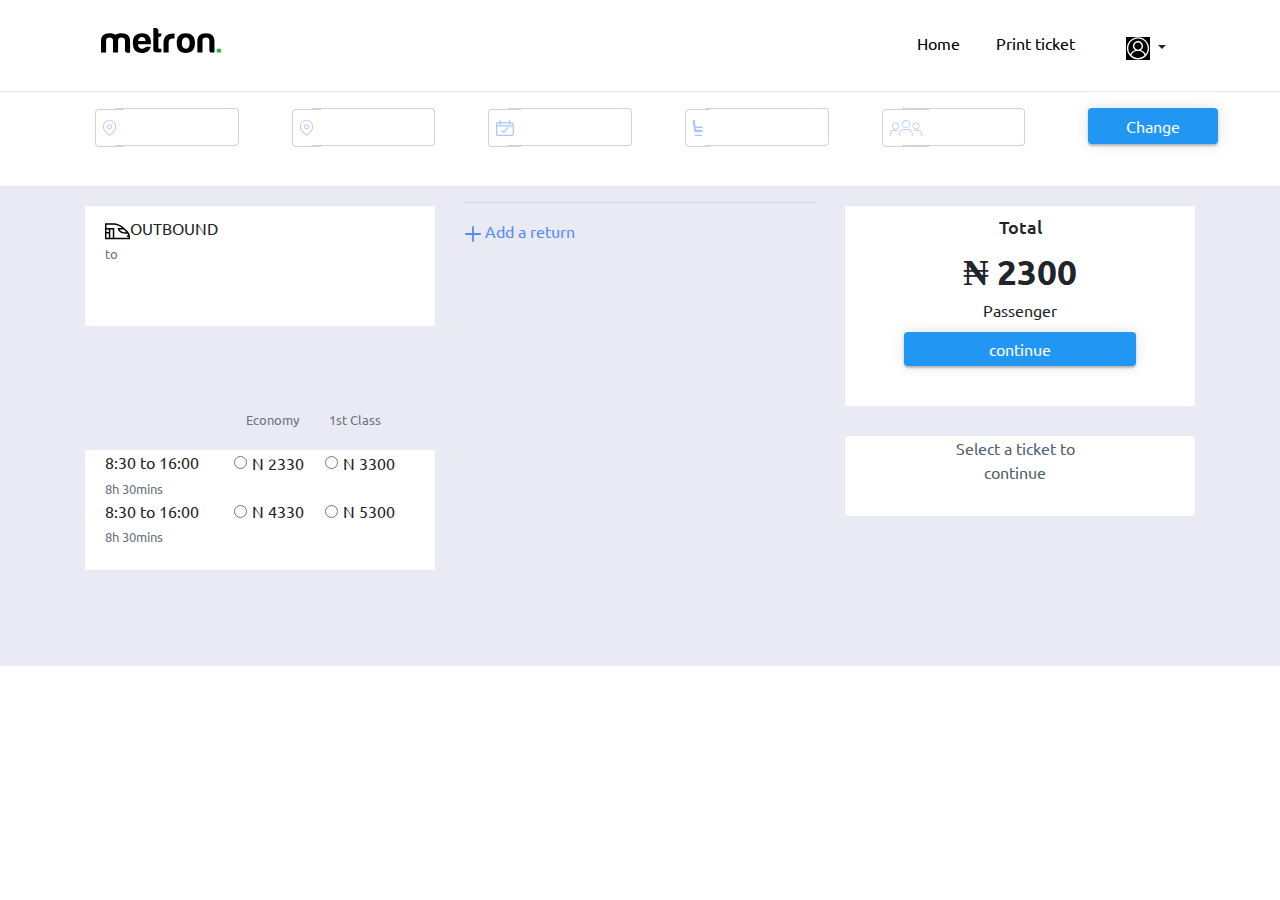
<file: book.html>
<!doctype html>
<html lang="en">

<head>
    <!-- Required meta tags -->
    <meta charset="utf-8">
    <meta name="viewport" content="width=device-width, initial-scale=1, shrink-to-fit=no">
    <!-- Bootstrap CSS -->
    <link rel="stylesheet" type="text/css" href="css/book.css">
    <link rel="stylesheet" type="text/css" href="css/queries.css">
    <link rel="stylesheet" href="https://stackpath.bootstrapcdn.com/bootstrap/4.3.1/css/bootstrap.min.css"
        integrity="sha384-ggOyR0iXCbMQv3Xipma34MD+dH/1fQ784/j6cY/iJTQUOhcWr7x9JvoRxT2MZw1T" crossorigin="anonymous">
        <link href="https://fonts.googleapis.com/css?family=Ubuntu:300i,400,400i&display=swap" rel="stylesheet">
        
    <title>Metron</title>
</head>

<body>
    <!-- Header -->

    <header>
        
        
        <div class="container">
            <nav class="navbar navbar-expand-lg navbar-light bg-transparent">
                <a class="navbar-brand" href="index.html">
                    <img src="asset/images/metron.black.svg" class="logo" alt="Logo">
                </a>
                <button class="navbar-toggler" type="button" data-toggle="collapse" data-target="#navbarNav"
                    aria-controls="navbarNav" aria-expanded="false" aria-label="Toggle navigation">
                    <span class="navbar-toggler-icon"></span>
                </button>
                <div class="collapse navbar-collapse" id="navbarNav">
                    <ul class="navbar-nav ml-auto">
                        <li class="nav-item active">
                            <a class="nav-link" href="index.html">Home <span class="sr-only">(current)</span></a>
                        </li>
                        <li class="nav-item">
                            <a class="nav-link" href="book.html">Print ticket</a>
                        </li>
                        <div class="btn-nav">
                      
                            <div class="dropdown">
                                <button class="btn  dropdown-toggle" type="button" id="dropdownMenu1" data-toggle="dropdown"
                                        aria-haspopup="true" aria-expanded="false">
                                        <img id ="show" src="asset/images/logout-icon.svg" class="logout-icon" alt="icon"> 
                                </button>
                                <div class="dropdown-menu" >
                                    <a href="index.html" id="log-out">Log out</a>
                               
                                </div>
                              </div>
                        </div>
                        
                    </div>
                </div>
            </nav>
        </div>  
    </header>

    <hr></hr>

    <section class="section section-trip">
        <div class="container">
            <div class="row">
                <div class="col">
                    <div class="choose-trip lg-12 md-6 sm-4 xs-3">  

                        <form action="index.html" class="form-book">

                        <form action="index2.html">

                            <div class="form-row" id="form1">
                                <div class="form-group col-md-2">
                                    <input type="text" name="blocationgo" class="input--primary" id="secondlocation" >
                                    <span class="span-img"><img src="asset/icons/Group5.svg"  class="image-form"></span>
                                </div>

                                <div class="form-group col-md-2">
                                    <input type="text" name="blocationreturn" class="input--primary" value="" id="return">
                                    <span class="span-img"><img src="asset/icons/Group5.svg"  class="image-form"></span>
                                </div>

                                <div class="form-group col-md-2">
                                    <input name="bdate" class="input--primary" id="datepicker2">
                                    <span class="span-img"><img src="asset/icons/Group6.svg"  class="image-form"></span>
                                </div>
                
                                <div class="form-group col-md-2">
                                    <input type="text" name="bseat" class="input--primary"  id="seat1">
                                    <span class="span-img"><img src="asset/icons/Vector.svg" id="img_form" class="image-form"></span>
                                </div>

                                <div class="form-group col-md-2">
                                    <input type="text" name="" class="input--primary" id="pass2">
                                    <span class="span-img"><img src="asset/icons/Group.svg" id="pass_img" class="image-form"></span>
                                </div>

                                <div class="form-group col-md-1">
                                    <button class="form-btn-2">Change</button>
                                </div>
                            </div>
                            <div class="form-row" id="form2">
                                <div class="form-group col-md-2">
                                    
                                    <input type="text" class="form-control" id="inputCity" placeholder="To">
                                </div>
                                <div class="form-group col-md-2">
                                    
                                    <input type="text" class="form-control" id="inputCity" placeholder="To">
                                </div>
                                <div class="form-group col-md-4" id="form-input">
                                    
                                    <input type="text" class="form-control" id="inputZip" placeholder="To">
                                    
                                    <input type="text" class="form-control" id="inputZip" placeholder="To">
                                </div>

                                <div class="form-group col-md-2">
                                    
                                    <input type="text" class="form-control" id="inputCity" placeholder="To">
                                </div>
                                <div class="form-group col-md-1">
                                    <button class="form-btn-2">Search</button>
                                    </div>
                            </div>
                        </form>
                    </div>
                </div>
            </div>
        </div>  
    </section> 
    
    <section class="section section-detail">
        <div class="container">
            <div class="row">
                <div class="col-md-4">
                    <div class="leftcard">
                        <div class="image-detail">
                          <img src="asset/images/Vector.svg"  class="detail-image" alt="DETAIL IMAGE"/><span class="trip" >OUTBOUND</span>
                        </div>
                        <div class="leftdate" id="left_date"></div> 
                        <div class="location" id="locationcard"><small class="text-muted" id="locate"><span id="from"></span> to <span id="to"></span> </small></div>
                    </div>

                </div>

                <div class="col-md-4">
                        <!-- <select class="cs-select cs-skin-rotate">
                                <option value="" disabled selected>Return</option>
                                
                                        <div class="middlecard">
                                                <div class="image-detail">
                                                  <img src="asset/images/Vector (1).svg" class="detail-image" alt="DETAIL IMAGE" /><span class="trip" >RETURN</span>
                                                </div>
                                                <div class="leftdate">Tue Jul 2,2019</div> 
                                                <div class="location"><small class="text-muted">Kaduna to Lagos</small></div>
                                            </div>
                                
                                <option value="2">Option 2</option>
                                <option value="3">Option 3</option>
                            </select> -->
                    <!-- <div class="middlecard">
                        <div class="image-detail">
                          <img src="asset/images/Vector (1).svg" class="detail-image" alt="DETAIL IMAGE" /><span class="trip" >RETURN</span>
                        </div>
                        <div class="leftdate">Tue Jul 2,2019</div> 
                        <div class="location"><small class="text-muted">Kaduna to Lagos</small></div>
                    </div> -->
                    <div class="line">
                        <hr>
                        <p class="add-text"><img src="add.svg" alt="add">        Add a return</p>
                    </div>
                </div>

                <div class="col-md-2">
                    <div class="rightcard">
                        <h1 class="right-heading">Total</h1>
                       
                        <div class="price" >&#8358;<span id="price--total"> 2300</span></div>
                        <div class="number"> <span id="val"></span> Passenger</div>
                        <a href="Passenger.html"><button class="detail-btn">continue</button></a>
                        <div class="right-below">

                            <p class="right-text">Select a ticket to continue</p>
                        </div>
                    </div>
                   
                </div>
                
            </div>
            
            <div class="row">
                <div class="level">
                    <div class="text-right"><small class="text-muted">Economy</small></div>
                    <div class="text-left"><small class="text-muted">1st Class</small></div>
                </div>
            </div>
            <div class="row container--radio">
                    <div class="col-md-4">
                        <div class="leftcard">
                            <div class="departure">
                                <div class="time">8:30 to 16:00</div>
                                <div class="form-cont">
                                    <div class="form-check form-check-inline">
                                        <input class="form-check-input input--radio" type="radio" name="inlineRadioOptions" id="inlineRadio1" value="2330">
                                        <label class="form-check-label" for="inlineRadio1">N 2330</label>
                                    </div>
                                    <div class="form-check form-check-inline">
                                        <input class="form-check-input input--radio" type="radio" name="inlineRadioOptions" id="inlineRadio2" value="3300">
                                        <label class="form-check-label" for="inlineRadio2">N 3300</label>
                                    </div>
                                </div>
                            </div>
                             
                            <div class="location"><small class="text-muted">8h 30mins</small></div>

                            <div class="departure">
                                    <div class="time">8:30 to 16:00</div>
                                    <div class="form-cont">
                                        <div class="form-check form-check-inline">
                                            <input class="form-check-input input--radio" type="radio" name="inlineRadioOptions" id="inlineRadio1" value="4330">
                                            <label class="form-check-label" for="inlineRadio1">N 4330</label>
                                        </div>
                                        <div class="form-check form-check-inline">
                                            <input class="form-check-input input--radio" type="radio" name="inlineRadioOptions" id="inlineRadio2" value="5300">
                                            <label class="form-check-label" for="inlineRadio2">N 5300</label>
                                        </div>
                                    </div>
                                </div>
                                 
                                <div class="location"><small class="text-muted">8h 30mins</small></div>
                            </div>
                        
                    </div>
                    <!-- <div class="row">
                        <div class="level">
                            <div class="text-right"><small class="text-muted">Standard</small></div>
                            <div class="text-left"><small class="text-muted">1st class</small></div>
                        </div>
                    </div> -->
                        <!-- <div class="col-md-4">
                                <div class="leftcard">
                                    <div class="departure">
                                        <div class="time">8:30 to 16:00</div>
                                        <div class="form-cont">
                                            <div class="form-check form-check-inline">
                                                <input class="form-check-input" type="radio" name="inlineRadioOptions" id="inlineRadio1" value="option1">
                                                <label class="form-check-label" for="inlineRadio1">N 2330</label>
                                            </div>
                                            <div class="form-check form-check-inline">
                                                <input class="form-check-input" type="radio" name="inlineRadioOptions" id="inlineRadio2" value="option2">
                                                <label class="form-check-label" for="inlineRadio2">N 2300</label>
                                            </div>
                                        </div>
                                    </div> -->
                                        
                                    <!-- <div class="location"><small class="text-muted">8h 30mins</small></div>
                                    <div class="departure">
                                            <div class="time">8:30 to 16:00</div>
                                            <div class="form-cont">
                                                <div class="form-check form-check-inline">
                                                    <input class="form-check-input" type="radio" name="inlineRadioOptions" id="inlineRadio1" value="option1">
                                                    <label class="form-check-label" for="inlineRadio1">N 2330</label>
                                                </div>
                                                <div class="form-check form-check-inline">
                                                    <input class="form-check-input" type="radio" name="inlineRadioOptions" id="inlineRadio2" value="option2">
                                                    <label class="form-check-label" for="inlineRadio2">N 2300</label>
                                                </div>
                                            </div>
                                        </div>
                                            
                                        <div class="location"><small class="text-muted">8h 30mins</small></div>
    
                                         -->
                                </div>
                        </div>
        
                        <!-- <div class="col-md-2">
                            <div class="rightcard">
                                <h1 class="right-heading">Total</h1>
                                <div class="price">N 4700</div>
                                <div class="number">1 Passenger</div>
                                <Button class="detail-btn">Search</Button>
                            </div>
                        </div> -->
            </div>
        </div>
    </section>
    <!-- Header End -->

    <!-- main -->
    
               

            

    

    
    <!-- Main End -->

    
    <!-- Optional JavaScript -->
    <!-- jQuery first, then Popper.js, then Bootstrap JS -->
    <script src="https://code.jquery.com/jquery-3.3.1.slim.min.js"
        integrity="sha384-q8i/X+965DzO0rT7abK41JStQIAqVgRVzpbzo5smXKp4YfRvH+8abtTE1Pi6jizo"
        crossorigin="anonymous"></script>
    <script src="https://cdnjs.cloudflare.com/ajax/libs/popper.js/1.14.7/umd/popper.min.js"
        integrity="sha384-UO2eT0CpHqdSJQ6hJty5KVphtPhzWj9WO1clHTMGa3JDZwrnQq4sF86dIHNDz0W1"
        crossorigin="anonymous"></script>
    <script src="https://stackpath.bootstrapcdn.com/bootstrap/4.3.1/js/bootstrap.min.js"
        integrity="sha384-JjSmVgyd0p3pXB1rRibZUAYoIIy6OrQ6VrjIEaFf/nJGzIxFDsf4x0xIM+B07jRM"
        crossorigin="anonymous"></script>
        <script src="book.js"></script>


        <!-- <script src="script.js"></script> -->

        <script>
           
        </script>


        
</body>

</html>
</file>
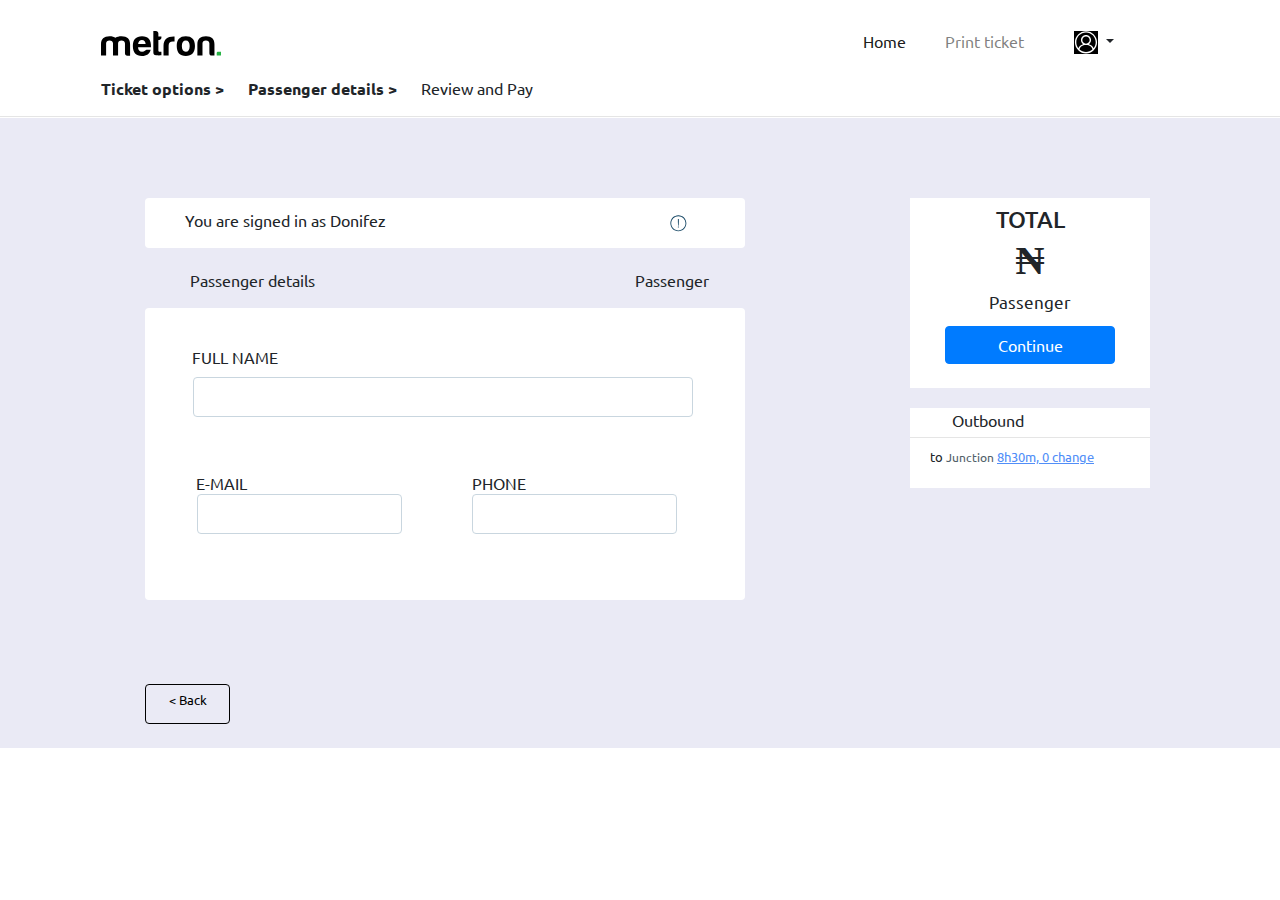
<file: Passenger.html>
<!DOCTYPE html>
<html lang="en">
<head>
    <meta charset="UTF-8">
    <meta name="viewport" content="width=device-width, initial-scale=1.0">
    <meta http-equiv="X-UA-Compatible" content="ie=edge">
    
    <link rel="stylesheet" type="text/css" href="css/pass.css">
    <link rel="stylesheet" type="text/css" href="css/queries.css">
    <link rel="stylesheet" href="https://stackpath.bootstrapcdn.com/bootstrap/4.3.1/css/bootstrap.min.css"
        integrity="sha384-ggOyR0iXCbMQv3Xipma34MD+dH/1fQ784/j6cY/iJTQUOhcWr7x9JvoRxT2MZw1T" crossorigin="anonymous">
        <link href="https://fonts.googleapis.com/css?family=Ubuntu:300i,400,400i&display=swap" rel="stylesheet">
        <title>Metron</title>
</head>
<body>
    <header>
        
        
        <div class="container">
            <nav class="navbar navbar-expand-lg navbar-light bg-transparent">
                <a class="navbar-brand" href="index.html">
                    <img src="asset/images/metron.black.svg" class="logo" alt="Logo">
                </a>
                <button class="navbar-toggler" type="button" data-toggle="collapse" data-target="#navbarNav"
                    aria-controls="navbarNav" aria-expanded="false" aria-label="Toggle navigation">
                    <span class="navbar-toggler-icon"></span>
                </button>
                <div class="collapse navbar-collapse" id="navbarNav">
                    <ul class="navbar-nav ml-auto">
                        <li class="nav-item active">
                            <a class="nav-link" href="index.html">Home <span class="sr-only">(current)</span></a>
                        </li>
                        <li class="nav-item print">
                            <a class="nav-link" href="book.html">Print ticket</a>
                        </li>
                     
                        
                    <div class="btn-nav">
                      
                        <div class="dropdown">
                            <button class="btn  dropdown-toggle" type="button" id="dropdownMenu1" data-toggle="dropdown"
                                    aria-haspopup="true" aria-expanded="false">
                                    <img style="background:black;"  src="asset/images/logout-icon.svg"  class="logout-icon" alt="icon"> 
                            </button>
                            <div class="dropdown-menu">
                                <a href="index.html" id="log-out">Log out</a>
                              <a class="dropdown-item" href="#!">Another action</a>
                            </div>
                          </div>
                    </div>
                    </div>
                    <div class="stages">
                        <p> <strong>Ticket options    &gt; </strong>  <strong>Passenger details     &gt; </strong>   Review and Pay </p>
                    </div>
                </nav>
               
                
                </div>
                <hr></hr>
                <div class=" row row-lg-12 content">
                <div class="col  col-lg-8">
                    <div class="intro"><p class="intro-name">You are signed in as Donifez <img src="asset/icons/exclamation.svg"></p> </div>
                    <div class="details"><p class="p-detail">Passenger details</p> <p class="number"><span id="val4"></span><span></span>Passenger</p></div>
                    <div class="form-house">
                    <form>
                            <div class="row reduce">
                              <div class="col small ">
                                  <label class="label-full-name">FULL NAME</label>
                                <input class="fullname" type="text">

                                <div class="col email-phone">
                                        <label class="label-email">E-MAIL</label>
                                    <input type="email" class="email" >
                                    <label class="label-phone">PHONE</label>
                                    <input type="number" class="phone" >
                                  </div>
                                  <div class="back">
                                    <a id="backlink" href="book.html">&lt; Back</a>
                                  </div>
                              </div>
                            
                            </div>
                    </form>
                </div>
                  
                </div>
                <div class="col col-lg-4">
                    <div class="right-side">
                        <p class="total">TOTAL</p>
                        <p class="price">&#8358;<span id="total--price">2350</span></p>
                        <p class="no"><span id="val2"></span> Passenger</p>
                       <a  href="review.html"><button type="button" class="btn btn-primary">Continue</button></a> 
                    </div>
                    <div class="rightdown-side">
                      <div id="bound"><p>Outbound</p><p id="date--pass"></p></div>
                      <hr id="partition">
                      <p  id="stop"><span id="from-pass"></span> to <span id="to-pass"></span><span class="junction"> Junction </span><span>8h30m, 0 change</span></p>
                    </div>
                </div>

                </div>
    </header>
    
  <!-- Main End -->

    
    <!-- Optional JavaScript -->
    <!-- jQuery first, then Popper.js, then Bootstrap JS -->
    <script src="https://code.jquery.com/jquery-3.3.1.slim.min.js"
        integrity="sha384-q8i/X+965DzO0rT7abK41JStQIAqVgRVzpbzo5smXKp4YfRvH+8abtTE1Pi6jizo"
        crossorigin="anonymous"></script>
    <script src="https://cdnjs.cloudflare.com/ajax/libs/popper.js/1.14.7/umd/popper.min.js"
        integrity="sha384-UO2eT0CpHqdSJQ6hJty5KVphtPhzWj9WO1clHTMGa3JDZwrnQq4sF86dIHNDz0W1"
        crossorigin="anonymous"></script>
    <script src="https://stackpath.bootstrapcdn.com/bootstrap/4.3.1/js/bootstrap.min.js"
        integrity="sha384-JjSmVgyd0p3pXB1rRibZUAYoIIy6OrQ6VrjIEaFf/nJGzIxFDsf4x0xIM+B07jRM"
        crossorigin="anonymous"></script>
        <script src="passenger.js"></script>


        

</body>
</html>
</file>
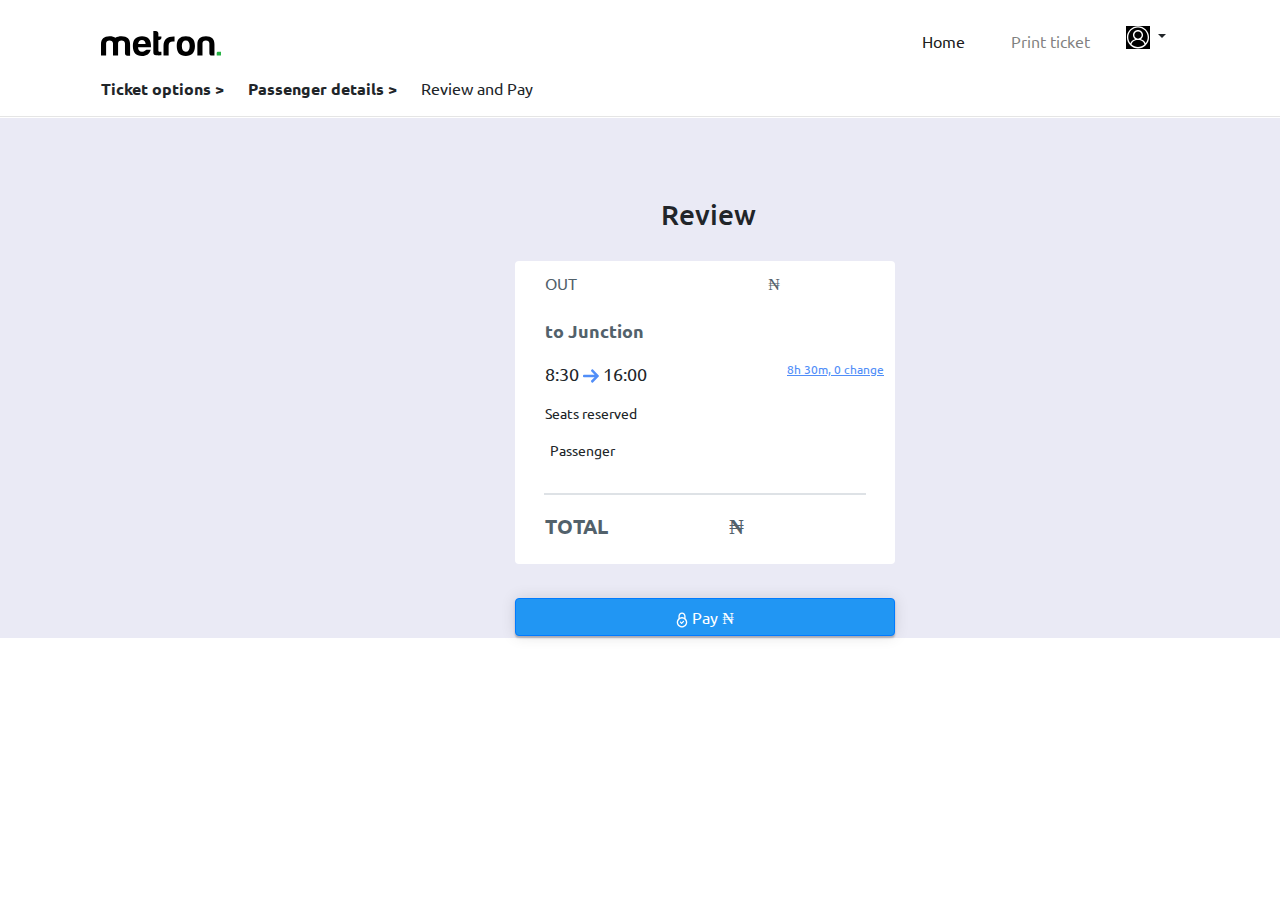
<file: review.html>
<!DOCTYPE html>
<html lang="en">
<head>
    <meta charset="UTF-8">
    <meta name="viewport" content="width=device-width, initial-scale=1.0">
    <meta http-equiv="X-UA-Compatible" content="ie=edge">
     
    <link rel="stylesheet" type="text/css" href="css/review.css">
    <link rel="stylesheet" type="text/css" href="css/queries.css">
    <link rel="stylesheet" href="https://stackpath.bootstrapcdn.com/bootstrap/4.3.1/css/bootstrap.min.css"
        integrity="sha384-ggOyR0iXCbMQv3Xipma34MD+dH/1fQ784/j6cY/iJTQUOhcWr7x9JvoRxT2MZw1T" crossorigin="anonymous">
        <link href="https://fonts.googleapis.com/css?family=Ubuntu:300i,400,400i&display=swap" rel="stylesheet">
    <title>Metron</title>
</head>
<body>
        <header>
        
        
                <div class="container">
                    <nav class="navbar navbar-expand-lg navbar-light bg-transparent">
                        <a class="navbar-brand" href="#">
                            <img src="asset/images/metron.black.svg" class="logo" alt="Logo">
                        </a>
                        <button class="navbar-toggler" type="button" data-toggle="collapse" data-target="#navbarNav"
                            aria-controls="navbarNav" aria-expanded="false" aria-label="Toggle navigation">
                            <span class="navbar-toggler-icon"></span>
                        </button>
                        <div class="collapse navbar-collapse" id="navbarNav">
                            <ul class="navbar-nav ml-auto">
                                <li class="nav-item active">
                                    <a class="nav-link" href="index.html">Home <span class="sr-only">(current)</span></a>
                                </li>
                                <li class="nav-item print">
                                    <a class="nav-link" href="book.html">Print ticket</a>
                                </li>
                             
                                
                            <div class="btn-nav">
                              
                                <div class="dropdown">
                                    <button class="btn  dropdown-toggle" type="button" id="dropdownMenu1" data-toggle="dropdown"
                                            aria-haspopup="true" aria-expanded="false">
                                            <img style="background:black;"  src="asset/images/logout-icon.svg"  class="logout-icon" alt="icon"> 
                                    </button>
                                    <div class="dropdown-menu">
                                        <a href="index.html" id="log-out">Log out</a>
                                      <a class="dropdown-item" href="#!">Another action</a>
                                    </div>
                                  </div>
                            </div>
                            </div>
                            <div class="stages">
                                <p> <strong>Ticket options    &gt; </strong>  <strong>Passenger details     &gt; </strong>   Review and Pay </p>
                            </div>
                        </nav>
                       
                        
                        </div>
                        <hr></hr>
                        </header>
                        <div class="row row-lg-12">
                            <div class="col col-lg-12">
                              <h3>Review</h3> 
                              <div class="content">
                                  <div class="date"><p id="one">OUT</p><p id="two"> Tue,Jul 2</p>&#8358; <p id="three">N2,350</p></div>
                                  <div class="place"><p><span id="review-from">Lagos</span><span> to </span><span id="review-to">Kaduna</span>  Junction</p></div>
                                  <div class="time"><p class="time-logo">8:30  <img src="asset/icons/arrow.svg" alt="arrow"> 16:00</p><p class="change">8h 30m, 0 change</p></div>
                                  <div class="seat"><p> Seats reserved</p></div>
                                  <div class="adult"><span id="val3"></span><p class="pass3"> Passenger</p></div>
                                  
                                  <hr class="border">
                                  <div class="total"> <P class="total1">TOTAL</P>&#8358;<P class="total2" id="total2">N2,350</P></div>

                              </div> 
                              <button type="button" class="btn submit btn-primary"><img src="asset/icons/pay.svg"> <span class="pay">Pay</span> &#8358; <span id="btn--val">2350</span>  </button>
                            </div>
                        </div>
     <!-- Main End -->

    
    <!-- Optional JavaScript -->
    <!-- jQuery first, then Popper.js, then Bootstrap JS -->
    <script src="https://code.jquery.com/jquery-3.3.1.slim.min.js"
        integrity="sha384-q8i/X+965DzO0rT7abK41JStQIAqVgRVzpbzo5smXKp4YfRvH+8abtTE1Pi6jizo"
        crossorigin="anonymous"></script>
    <script src="https://cdnjs.cloudflare.com/ajax/libs/popper.js/1.14.7/umd/popper.min.js"
        integrity="sha384-UO2eT0CpHqdSJQ6hJty5KVphtPhzWj9WO1clHTMGa3JDZwrnQq4sF86dIHNDz0W1"
        crossorigin="anonymous"></script>
    <script src="https://stackpath.bootstrapcdn.com/bootstrap/4.3.1/js/bootstrap.min.js"
        integrity="sha384-JjSmVgyd0p3pXB1rRibZUAYoIIy6OrQ6VrjIEaFf/nJGzIxFDsf4x0xIM+B07jRM"
        crossorigin="anonymous"></script>
        <!-- <script src="main.js"></script> -->


        <script src="review.js"></script>
</body>
</html>
</file>
<file: css/book.css>
/* NAV */

@import url('https://fonts.googleapis.com/css?family=Ubuntu&display=swap');
html,
body {
  
    font-family: 'Ubuntu'!important;

  }
nav .navbar-nav li a {
    color: #000000 !important;
}

#show{
  background:black;
}

.nav-link {
    margin-right: 20px;
    font-size: 16px;
    margin-top: 15px;
    /* border-bottom: solid 1px red; */
  }

  .btn-nav {
    /* margin-right: 120px; */
    margin-top: 19px;
}

.nav-btn {
  color: #ffffff;
  background-color: #2196F3;
  padding: 03px 35px !important;
  font-size: 16px !important;
  box-shadow: 0px 2px 2px rgba(0, 0, 0, 0.24), 0px 0px 15px rgba(0, 0, 0, 0.12);
  border-radius: 4px;
  border: none;
}

.nav-btn:hover {
    background-color: #28B446;
}

/* CHOOSE_TRIP */

.section-trip {
    background-color: #ffffff; 
}

  .dropdown-btn-block {
    display: flex;
  }

  

  .dropdown {
      margin-left: 10px;
  }

  .decre-btn {
    width: 0px;
    margin-right: 40px;
    
  }

  button.incre-btn:focus {
      outline: 0;
  }

  .incre-btn {
      border: none;
      color: transparent;
      background-color: transparent;
  }

  button.decre-btn:focus {
      outline: 0;
  
  }
  
  

  #form-input {
    display: flex;
  }

  #form2 {
      display: none;
  }

  .form-control {
    /* position: absolute; */
    
  }
  .form-group {
    margin-left: 10px;
}
  .image-form {
    
    margin-top: -67px;
   
    border-right: 1px solid none;
    border-left: 1px solid #ced4da;
    border-top: 1px solid #ced4da;
    border-bottom: 1px solid #ced4da;
    padding: 10px 7px;
    border-bottom-left-radius: 4px !important;
    border-top-left-radius: 4px !important;
    /* position: relative; */
  }

  .input--primary {
    width: 70%;
    padding: 06px 04px;
    margin-left: 20px !important;
    outline: none !important;
    border-right:1px solid #ced4da;
    border-left:none !important;
    border-top: 1px solid #ced4da;
    border-bottom: 1px solid #ced4da;
    border-bottom-left-radius: 0px !important;
    border-top-left-radius: 0px !important;
    border-bottom-right-radius: 4px !important;
    border-top-right-radius: 4px !important;
  }
  

  .span-img{
   margin-right: 30px;
    
}

.book{
  width: 460px;
height: 15px;
left: 580px;
top: 300px;
border: 1px solid #52616B;
}
.add-text{
  color: #518EF8;
}

  #from-grp {
      display: flex;
      margin-left: 07px;
  }
  
  .form-btn {
    background-color: #2196F3;
    margin-left: 15px;
    padding: 3px 28px;
    border: none;
    border-radius: 4px;
    color: #ffffff;
    box-shadow: 0px 2px 2px rgba(0, 0, 0, 0.24), 0px 0px 15px rgba(0, 0, 0, 0.12);
  }

  .form-btn-2 {
    background-color: #2196F3;
  margin-left: 10px;
  padding: 6px 38px;
  border: none;
  border-radius: 4px;
  color: #ffffff;
  box-shadow: 0px 2px 2px rgba(0, 0, 0, 0.24), 0px 0px 15px rgba(0, 0, 0, 0.12);
}
  
  .form-btn-2:hover {
    background-color: #28B446;
  }
  
  .form-input {
    padding: 6px 42px;
  }

  
  
  

/* DETAIL */

.section-detail {
  background-color: #EAEAF5;
  height: 30rem;
}

.level {
  display: flex;
  margin-left: 11rem;
}

.text-right {
 
}

.text-left {
  margin-left: 30px;
}

.leftcard, .middlecard, .rightcard {
  background-color: #ffffff;
  width: 350px;
  height: 120px;
  margin-top: 20px;
}

.image-detail {
  padding-top: 10px;
  
}

.right-below{
  width: 350px;
height: 80px;
margin-top:70px;
background: #FFFFFF;
border-radius: 4px;
}

.right-text{
color: #52616B;
font-size: 16px;
width:150px;
margin-left:95px;
margin-top:70px;
}



.leftdate {
  font-weight: 500 !important;
}

.leftdate, .image-detail, .location {
  margin-left: 20px;
}

.rightcard {
  text-align: center;
  height: 200px;
}

.detail-btn {
  color: #ffffff;
  background-color: #2196F3;
  padding: 05px 85px !important;
  font-size: 16px !important;
  box-shadow: 0px 2px 2px rgba(0, 0, 0, 0.24), 0px 0px 15px rgba(0, 0, 0, 0.12);
  border-radius: 4px;
  border: none;
  margin-top: 10px;
}

.detail-btn:hover {
  background-color: #28B446;
}

.right-heading {
  font-size: 18px;
  padding-top: 10px;
  font-weight: 500;
}

.number {
  /* padding-top: 20px !important; */
}

.price {
  font-size: 35px;
  font-weight: 700;
}


.departure {
  margin-left: 20px;
  display: flex;
}

.time {

}

.form-cont{
  margin-left: 30px;
}

.form-check {
  margin-left: 05px;
}

/* FOOTER */

footer {
    background-color: #000000;
    
}

.footer-container {
    padding-top: 40px;
}


.footer-text {
    color: #ffffff;
}

.footer-heading {
    font-size: 25px;
}

.footer-paragraph {
    font-size: 12px;
}



.form-control-lg{
    border-radius: 0px !important;
    width: 22rem; 
}

.footer-input {
    border: 1px solid#2196F3;
    padding: 11px 50px;
    color: #ffffff;
    background-color: #2196F3;
}

/* Just added this to enable me commit */

/* MEDIA QUERY */

@media (max-width: 1024px) {
  .form-btn-2 {
    padding: 05px 28px !important;
  }

  .form-group {
    margin-left: 0px;
}
}

@media (max-width: 992px) {
  .image-form {
    margin-top: -0px;
  }

}


@media (max-width: 768px) {
  .form-btn-2 {
      padding: 05px 108px !important;
      margin-left: 0px;
}

.input--primary {
  width: 60%;
}
.section-detail {
  height: 34rem;
}

.choose-trip {
  border: 1px solid #ffffff;
  height: 20rem;
  width: 44rem;
  
}

}

@media (max-width: 576px) {
  .form-btn-2 {
    padding: 05px 83px !important;
    margin-left: 0px;
}
.leftdate {
  margin-left: 40px;
}

}

@media (max-width: 447px) {
  .form-btn-2 {
    padding: 05px 55px !important;
    margin-left: 0px;
}
}

#secondlocation, #return, #datepicker2, #seat1, #pass2{
  text-align: center;
}
</file>
<file: css/queries.css>
@media (max-width: 1024px) {
    .choose-trip {
        border: 1px solid #ffffff;
        height: 14rem;
        width: 44rem;
        margin-right: 02px;
        margin-top: 3rem;
      }

      .hero {
        height: 60vh;
      }
}


@media (max-width: 992px) {
    .choose-trip {
        border: 1px solid #ffffff;
        height: 14rem;
        width: 47rem;
        margin-right: 02px;
        margin-top: 3rem;
      }

      .form-btn {
        background-color: #2196F3;
      /* margin-left: 10px; */
      margin-top: 27px;
      padding: 6px 33px;
    }

    .span-img {
        /* background-color: #52616B; */
        position: absolute;
        /* padding-left: 40px; */
      left: 05px;
       /* top: 30px; */
        
    }
  

      .top-body {
        text-align: center;
        display: block;
        padding-top: 10px;
        padding-bottom: 15px;
        padding-right: 10px;
        padding-left: 10px;
    }

    .trip-header {
        padding-top: 02rem;
        padding-bottom: 02rem;
        margin-top: 30px;
    }

      .footer-logo {
        text-align: center
    }

    .footer-text {
        text-align: center;
        padding-top: 20px;
    }

    .footer-container {
        padding-top: 0px;
    }

    .form-right {
        margin-left: 90px;
    }

    .form-control {
        width: 70% !important;
        position: absolute; 
     }

     
}


@media (max-width: 768px) {
    
    .hero{
        height: 130vh;
       }

       .trip-header-top {
        margin-top: 320px;
    }

    .choose-trip {
        border: 1px solid #ffffff;
        height: 30rem;
        width: 30rem;
        margin-left: 10px;
        margin-top: 04rem;
        background-color: #ffffff;
        align-content: center;
      }

      .top-body {
        text-align: center;
        display: block;
        padding-top: 10px;
        padding-bottom: 15px;
        padding-right: 10px;
        padding-left: 10px;
    }

    /* .form-btn {
        background-color: #2196F3;
        /* margin-left: 25px; */
        /* margin-right: 10px !important; */
        /* margin-top: 27px;
        padding: 6px 10px;
        border: none;
        border-radius: 4px; */ 
        .form-btn {
            padding: 6px 105px;
        }

    .trip-header {
        padding-top: 02rem;
        padding-bottom: 02rem;
        margin-top: 25px;
    }
    

    .form-control {
       width: 75% !important;
       position: absolute; 
    }

    .footer-logo {
        text-align: center;

    }

    .logo-footer {
        width: 100px;
        margin-top: 20px;
    }

    .footer-text {
        text-align: center;
        padding-top: 20px;
    }

    .footer-container {
        padding-top: 0px;
    }

    .form-control-lg{
        width: 14rem; 
    }

    .foot {
        padding-top: 0px;
    }

    .form-right {
        margin-left: 50px;
    }

    .form-group {
        margin-bottom: 1rem !important;
    }

    form {
        margin-left: 65px;
    }

    .form-inline {
        margin-left: 10px;
    }
}


@media (max-width: 576px) {
    .hero{
        
        height: 130vh;
       }

       .choose-trip {
        border: 1px solid #ffffff;
        height: 32rem;
        width: 25rem;
        margin-left: 40px;
        margin-top: 03rem;
        background-color: #ffffff;
        align-content: center;
      }

      .form-control {
        width: 75% !important;
        position: absolute;
        /* margin-left: 10px; */
  
        /* margin-left: 28px; */
    }

    .form-btn {
        padding: 6px 74px;
    }

    .top-body {
        text-align: center;
        display: block;
        padding-top: 10px;
        padding-bottom: 15px;
        padding-right: 10px;
        padding-left: 10px;
    }

    .trip-header-top {
        
        margin-top: 220px;
        margin-bottom: 40px;
    }

    .trip-header {
    padding-top: 02rem;
    padding-bottom: 02rem;
    margin-top: 50px;
}

    #formbtn {
        text-align: center;
    }

    .dest-btn {
        color: #ffffff;
      background-color: #2196F3;
      padding: 05px 13px !important;
      font-size: 10px !important;
      box-shadow: 0px 2px 2px rgba(0, 0, 0, 0.24), 0px 0px 15px rgba(0, 0, 0, 0.12);
      border-radius: 4px;
      border: none;

    }

    .top-all {
        padding: 0 10px !important;
    }

    .footer-logo {
        text-align: center;
        
    }

    .logo-footer {
        width: 100px;
        margin-top: 20px;
    }

    .footer-heading {
        font-size: 20px;
    }
    .footer-text {
        text-align: center;
        padding-top: 20px;
    }

    .footer-input {
        margin-left: 0px;
    }

    .footer-container {
        padding-top: 0px;
    }

   .form-control-lg {
    width: 18rem; 
    }
    
    .foot {
        padding-top: 0px;
    }
}

@media(max-width:444px){
    .choose-trip {
        border: 1px solid #ffffff;
        height: 30rem;
        width: 19rem;
        margin-left: 10px;
        margin-top: 04rem;
        background-color: #ffffff;
        align-content: center;
      }

      .form-control-lg{
        width: 08rem; 
        font-size: 20px;
    }

    .footer-input {
        border: 1px solid#2196F3;
        padding: 11px 20px;
        color: #ffffff;
        background-color: #2196F3;
    }

   
    /* .container{
        width:400px;
    } */
}

@media(max-width:411px){
    .form-btn {
        padding: 6px 40px;
    }
}



@media(max-width:360px){
    .form-btn {
        padding: 6px 40px;
    }
}

@media (max-width: 768px) {
    .form-btn-2 {
        padding: 05px 98px !important;
}
}




/* @media (min-width: 576px) {
     .hero{
      padding-top: 4rem;
      padding-right: 10rem;
      padding-bottom: 4rem;
      padding-left: 10rem;
      width: 75rem;
      height: 180vh;
     }

     .choose-trip {
      border: 1px solid #ffffff;
      height: 06rem;
      width: 60rem;
      margin-left: -1rem;
      margin-top: 6rem;
      
    }


} */
/* 
pass queries for css */
</file>
<file: css/pass.css>
@import url('https://fonts.googleapis.com/css?family=Ubuntu&display=swap');
html,
body {
  
    font-family: 'Ubuntu'!important;
    overflow-x: hidden;

  }

.navbar{
    position: absolute;
    height: 100px;
    background: #FFFFFF;
    top: -9px;  
}
.print{
    position: relative;
    left:23px;
}
hr {
    margin-top: 1rem;
    margin-bottom: 1rem;
    border: 0;
    
    border-top: 1px solid rgba(0,0,0,.1);
}
.stages{
    position: absolute;
    top:85px;
    font-style: normal;
    font-weight: normal;
    font-size: 16px;
    line-height: 24px;
  
}
.stages p strong{
padding-right:20px;
}
.content{
    background: #EAEAF5;
    height:630px;
    width:1380px;
    position: relative;
    top:-15px;
    display:flex;
    flex-wrap: wrap;
}
.intro {
    position: absolute;
width: 600px;
height: 50px;
left: 160px;
top: 80.31px;
background: #FFFFFF;
border-radius: 4px;
}
.intro p{
    font-size: 16px;
line-height: 18px;
text-align: left;
position: relative;
left:40px;
top:13px;
}
.intro img{
    left:280px;
    position: relative;
}
.form-house{
    position: absolute;
width: 600px;
height: 292px;
left: 160px;
top: 190.31px;
background: #FFFFFF;
border-radius: 4px;
}
.fullname{
    width:500px;
    height:40px;
    position: absolute;
left: 10%;
right: 0%;
top: 65%;
bottom: 0%;
border-radius: 4px;
border: 1px solid #C9D6DF;
}
.label-full-name{
    font-size: 16px;
line-height: 18px;
position: relative;
top:40px;
left:47px;
}
.label-email{
    font-size: 16px;
line-height: 18px;
position: relative;
top:-30px;
left:53px;
}
.label-phone{
    font-size: 16px;
line-height: 18px;
position: relative;
top:-30px;
left:67px;
}
.details{
    display:flex;
    position: relative;
    top:150px;
    left:190px;
}
.number{
    position: relative;  
    left:320px;
}
.email-phone{
    position: relative;  
     top:160px;
left:-17px;
}
.email-phone input{
    border-radius: 4px;
    border: 1px solid #C9D6DF; 
    height:40px;
}
.phone{
    position: relative;  
    left:10px;
}
.right-side{
    background-color: #ffffff;
    width: 240px;
    height: 190px;
    top: 80px;
    position:relative;
    left:-10px;
    text-align: center;
}
.row{
    display:flex;
}
.total{
    font-weight: 500;
font-size: 23px;
line-height: 100.23%;
position: relative;
top:10px;
}
.price{
position: relative;
top:1px;
font-size: 40px;
font-weight: 900;
line-height: 100.23%;
}
.no{
    font-size: 17px;
    line-height: 100.23%;
}

.btn-primary:hover {
background-color: #28B446;
}

.btn {
    width:170px;
}

.btn:hover {
    background-color: #28B446;
}
.rightdown-side{
    background-color: #ffffff;
    width: 240px;
    height: 80px;
    top: 100px;
    position:relative;
    left:-10px;
}

#val4 {
    text-decoration: none;
    color: #000000;
}

#bound{
    display:flex;
    justify-content: space-around;
}

#partition{
    position: relative;
    top:-27px;
}

#stop{
    position: relative;
    top:-34px;
    font-size: 13px;
    width:170px;
    margin-left: 20px;
}

#from-pass, #to-pass, .junction {
    text-decoration: none;
    color: #52616B;
    font-size: 12px;
}

#total--price {
    color: #000000;
    text-decoration: none;
}


#val2 {
    color: #000000;
    text-decoration: none;
}
span{
    text-decoration: underline;
    color:#518EF8;
}
.back{
    width:85px;
    height: 40px;
    border: 1px solid #000000;
    box-sizing: border-box;
    border-radius: 4px;
    top: 310px;
    position:relative;
}
#backlink{
    display:flex;
    justify-content: center;
    color:black;
    position: relative;
    top:5px;
}
#backlink:hover{
    text-decoration: none;
}

@media(max-width:1024px){
    .right-side, .rightdown-side{
        width:200px;
        left:-130px;
    }
}
 @media(max-width:768px){
    .col-lg-8{
        width:400px;
    }
    .intro{
        width:350px;
    }
    .intro img{
        left:80px;
    }
    .number{
        left:120px;
    }
    .form-house{
        width:350px;
    }
    .fullname{
        width:300px;
        left:-30px;
        top:60px;
    }
    .email{
        left:-100px; 
        position: relative;
        width:150px;
    }
    .phone{
        left:70px;
        top:-40px;
        width:150px;
    }
    .label-phone{
        left:170px;
        top:-70px;
    }
    .label-email{
        left:20px;
    }
   
    .right-side, .rightdown-side{
        width:200px;
        left:-150px;
    }
    .back{
        top:230px;
    }
 
}

@media(max-width:425px){
    .col-lg-8{
        width:300px;
        left:-130px;
    }
    .intro{
        width:250px;
    } 
    .intro img{
        left:1px;
    }
    .intro p{
        left: 5px;
    }
    .number{
        left:20px;
    }
    .form-house{
        width:250px;
    }
    .fullname{
        width:200px;
    }
    .phone{
        left:80px;
        top:-65px;
        width:100px;
    }
    .label-full-name{
        left:20px;
    }
    .label-email{
        left:-10px;
    }
    .label-phone{
        left:110px;
        top:-60px;
    }
    .email{
        width:100px; 
    }
    .right-side, .rightdown-side{
        width:150px;
        left:-410px;
    }
.btn-primary{
    width:100px;
}

}
@media(max-width:375px){
    .col-lg-8{
        width:300px;
        left:-130px;
    }
    .intro{
        width:200px;
    }   
.intro p{
    left:10px;
}
.number{
    left:-10px;
}
.p-detail{
    left:-20px; 
    position: relative; 
}
.form-house{
    width:200px;
}
.fullname{
    width:180px;
    left:-40px;
}
.number{
font-size: 12px;
}
.phone{
    left:50px;
    top:-70px;
    width:80px;
}
.label-full-name{
    left:-10px;
}
.email{
    width:80px;
    top:-3px; 
    left:-50px;
}
.label-phone{
    left:60px;
    top:-70px;
}
.label-email{
    left:-30px; 
    top:-5px;
}
.right-side, .rightdown-side{
    width:150px;
    left:-470px;
}

}
@media(max-width:320px){
    .right-side, .rightdown-side{
        width:120px;
        left:-470px;
     
    }
    .intro p{
        left:10px;
        font-size:10px;
    }
    .number{
        left:-10px;
        font-size:13px;
    }
    .total,.price{
        font-size: 19px;
    }
    #bound{
        font-size: 15px;
        width:95px;
    }
    .btn-primary{
        width:90px;
    }

}


/* media query above */
</file>
<file: css/review.css>
@import url('https://fonts.googleapis.com/css?family=Ubuntu&display=swap');
html,
body {
  
    font-family: 'Ubuntu'!important;
    overflow-x: hidden;
    
  }
  .navbar{
      display:flex;
      position: absolute;
    height: 100px;
    background: #FFFFFF;
    top: -9px;  
 
  }
  .stages{
    position: absolute;
    top:85px;
    font-style: normal;
    font-weight: normal;
    font-size: 16px;
    line-height: 24px;
  
}
.stages p strong{
padding-right:20px;
}
.nav-item{
    padding:15px;
    position: relative;
    /* left:10px; */
}
.dropdown{
    position:absolute;
    top:10px;
}
.row{
    background: #EAEAF5;
    height:520px;
    width:1380px;
    position: relative;
    top:-15px;
}
h3{
    font-size: 32px;
line-height: 37px;
display: flex;
align-items: center;
position: absolute;
left: calc(53% - 111px/2 + 0.5px);
top: 80px;
}
.content{
    position: absolute;
width: 380px;
height: 303px;
left: 530px;
top: 143px;
background: #FFFFFF;
border-radius: 4px;

}
.date{
    color: #52616B;
    display:grid;
    grid-template-columns: 1fr 1fr 1fr;
    position: relative;
    top:10px;
}
#one{
    position:relative;
    left:30px;
}
#two{
    position:relative;
    left:-40px;
}
#three{
    position:relative;
    right:-270px;
    bottom: 40px;
}
.place{
    font-weight: bold;
font-size: 18px;
position:relative;
left:30px;
color:#52616B;
}
.time{
    display:flex;
}
.time-logo{
    font-size: 18px;
    position:relative;
    left:30px;
}
.change{
    position:relative;
    left:170px;
    font-size: 12px;
    text-decoration-line: underline;
    color: #518EF8;
}
.seat, .adult{
    font-size: 14px;
    position:relative;
    left:30px;
}
.adult {
    display: flex;
}

.pass3 {
    margin-left: 05px;
}

.border{
    width:320px;
}
.total{
    display:flex;
    font-size: 20px;
    color:#52616B;
    justify-content: space-between;
    font-weight: bold;
}
.total1{
    position:relative;
    left:30px;
}
.total2{
    position:relative;
    left: -120px;
}
.submit{
    position:relative;
    top:480px;
    left:515px;
    box-shadow: 0px 2px 2px rgba(0, 0, 0, 0.24), 0px 0px 15px rgba(0, 0, 0, 0.12);
border-radius: 4px;
width:380px;
background: #2196F3 !important;
}

@media(max-width:1024px){
    .row{
        left:-150px;
    }
}

@media(max-width:768px){
    .row{
        left:-300px;
    }
}

@media(max-width:425px){
    .row{
        left:-490px;
    }
}

@media(max-width:375px){
    .row{
        left:-520px;
    }
}
@media(max-width:320px){
    .row{
        left:-520px;
    }
     .content{
       width:320px;
     
    }
    .change{
        left:110px;
    }
}
</file>
